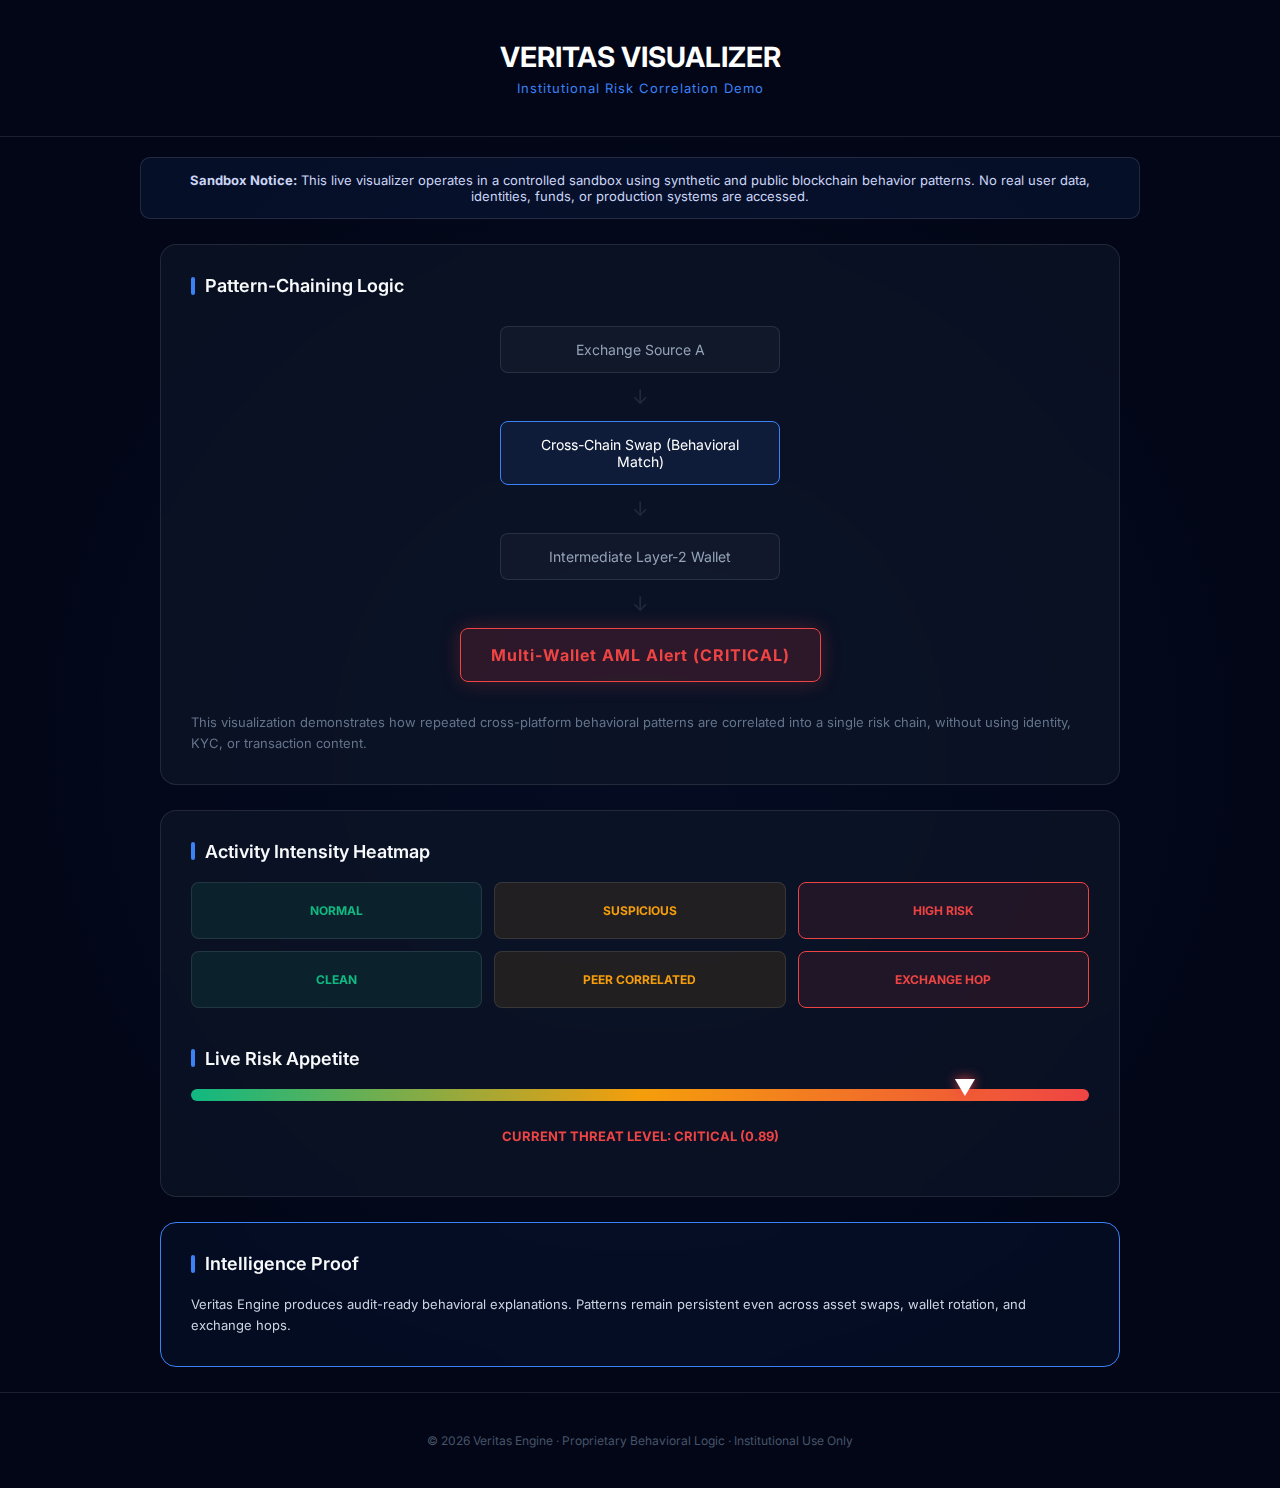
<file: dem/index.html>
<!DOCTYPE html>
<html lang="en">
<head>
<meta charset="UTF-8">
<meta name="viewport" content="width=device-width, initial-scale=1.0">
<title>Veritas Engine | Live Risk Visualizer</title>
<link href="https://fonts.googleapis.com/css2?family=Inter:wght@300;400;600;700&display=swap" rel="stylesheet">

<style>
:root{
  --bg:#020617;
  --card:rgba(15,23,42,.6);
  --accent:#3b82f6;
  --danger:#ef4444;
  --warning:#f59e0b;
  --success:#10b981;
  --border:rgba(255,255,255,.1)
}
*{margin:0;padding:0;box-sizing:border-box;font-family:'Inter',sans-serif}
body{
  background:var(--bg);
  color:#e2e8f0;
  background-image:radial-gradient(circle at center,rgba(59,130,246,.05),transparent 70%);
  min-height:100vh;
}
header{
  padding:40px 20px;
  text-align:center;
  border-bottom:1px solid var(--border);
}
header h1{font-size:28px;font-weight:700;color:#fff}
header p{color:var(--accent);font-size:13px;margin-top:6px;letter-spacing:1px}

.sandbox{
  max-width:1000px;
  margin:20px auto 25px;
  padding:14px 18px;
  border:1px solid rgba(255,255,255,.12);
  background:rgba(59,130,246,.08);
  color:#cbd5f5;
  font-size:13px;
  border-radius:10px;
  text-align:center;
}

.container{max-width:1000px;margin:auto;padding:0 20px}

.card{
  background:var(--card);
  border:1px solid var(--border);
  border-radius:16px;
  padding:30px;
  margin-bottom:25px;
  backdrop-filter:blur(20px)
}
h2{
  font-size:18px;
  margin-bottom:20px;
  color:#f8fafc;
  font-weight:600;
  display:flex;
  align-items:center;
  gap:10px
}
h2::before{
  content:'';
  width:4px;
  height:18px;
  background:var(--accent);
  border-radius:10px
}

/* Pattern Graph */
.graph{display:flex;flex-direction:column;align-items:center;gap:12px;margin:30px 0}
.node{
  background:rgba(255,255,255,.03);
  border:1px solid var(--border);
  color:#94a3b8;
  padding:14px 25px;
  border-radius:8px;
  font-size:14px;
  width:280px;
  text-align:center
}
.node.active{
  border-color:var(--accent);
  color:#fff;
  background:rgba(59,130,246,.1)
}
.arrow{
  font-size:20px;
  color:var(--border);
  animation:flow 1.5s infinite
}
@keyframes flow{
  0%{opacity:.4;transform:translateY(0)}
  50%{opacity:1;transform:translateY(6px)}
  100%{opacity:.4;transform:translateY(0)}
}
.final-signal{
  background:rgba(239,68,68,.15);
  border:1px solid var(--danger);
  color:var(--danger);
  padding:16px 30px;
  border-radius:8px;
  font-weight:700;
  letter-spacing:1px;
  box-shadow:0 0 20px rgba(239,68,68,.25)
}

/* Heatmap */
.heatmap{display:grid;grid-template-columns:repeat(3,1fr);gap:12px}
.cell{
  padding:20px;
  text-align:center;
  font-size:12px;
  font-weight:700;
  border-radius:8px;
  border:1px solid var(--border)
}
.low{background:rgba(16,185,129,.1);color:var(--success)}
.medium{background:rgba(245,158,11,.1);color:var(--warning)}
.high{background:rgba(239,68,68,.1);color:var(--danger);border-color:var(--danger)}

/* Risk Meter */
.meter-container{padding:40px 0 20px}
.meter{
  height:12px;
  background:linear-gradient(to right,var(--success),var(--warning),var(--danger));
  border-radius:20px;
  position:relative
}
.pointer{
  position:absolute;
  top:-15px;
  left:85%;
  font-size:22px;
  color:#fff;
  filter:drop-shadow(0 0 6px var(--danger))
}

.explain{font-size:13px;color:#64748b;line-height:1.6;margin-top:15px}

footer{
  text-align:center;
  font-size:12px;
  color:#475569;
  padding:40px 0;
  border-top:1px solid var(--border)
}
@media(max-width:600px){
  .node{width:100%}
  .heatmap{grid-template-columns:1fr}
}
</style>
</head>

<body>

<header>
  <h1>VERITAS VISUALIZER</h1>
  <p>Institutional Risk Correlation Demo</p>
</header>

<div class="sandbox">
<strong>Sandbox Notice:</strong>
This live visualizer operates in a controlled sandbox using synthetic and public blockchain behavior patterns.
No real user data, identities, funds, or production systems are accessed.
</div>

<div class="container">

<div class="card">
<h2>Pattern-Chaining Logic</h2>
<div class="graph">
  <div class="node">Exchange Source A</div>
  <div class="arrow">↓</div>
  <div class="node active">Cross-Chain Swap (Behavioral Match)</div>
  <div class="arrow">↓</div>
  <div class="node">Intermediate Layer-2 Wallet</div>
  <div class="arrow">↓</div>
  <div class="final-signal">Multi-Wallet AML Alert (CRITICAL)</div>
</div>
<p class="explain">
This visualization demonstrates how repeated cross-platform behavioral patterns are correlated into a single risk chain,
without using identity, KYC, or transaction content.
</p>
</div>

<div class="card">
<h2>Activity Intensity Heatmap</h2>
<div class="heatmap">
  <div class="cell low">NORMAL</div>
  <div class="cell medium">SUSPICIOUS</div>
  <div class="cell high">HIGH RISK</div>
  <div class="cell low">CLEAN</div>
  <div class="cell medium">PEER CORRELATED</div>
  <div class="cell high">EXCHANGE HOP</div>
</div>

<div class="meter-container">
  <h2>Live Risk Appetite</h2>
  <div class="meter">
    <div class="pointer">▼</div>
  </div>
  <p class="explain" style="text-align:center;color:var(--danger);font-weight:bold;margin-top:25px">
    CURRENT THREAT LEVEL: CRITICAL (0.89)
  </p>
</div>
</div>

<div class="card" style="border-color:var(--accent);background:rgba(59,130,246,.05)">
<h2>Intelligence Proof</h2>
<p class="explain" style="color:#cbd5e1">
Veritas Engine produces audit-ready behavioral explanations.
Patterns remain persistent even across asset swaps, wallet rotation, and exchange hops.
</p>
</div>

</div>

<footer>
© 2026 Veritas Engine · Proprietary Behavioral Logic · Institutional Use Only
</footer>

</body>
</html>
</file>
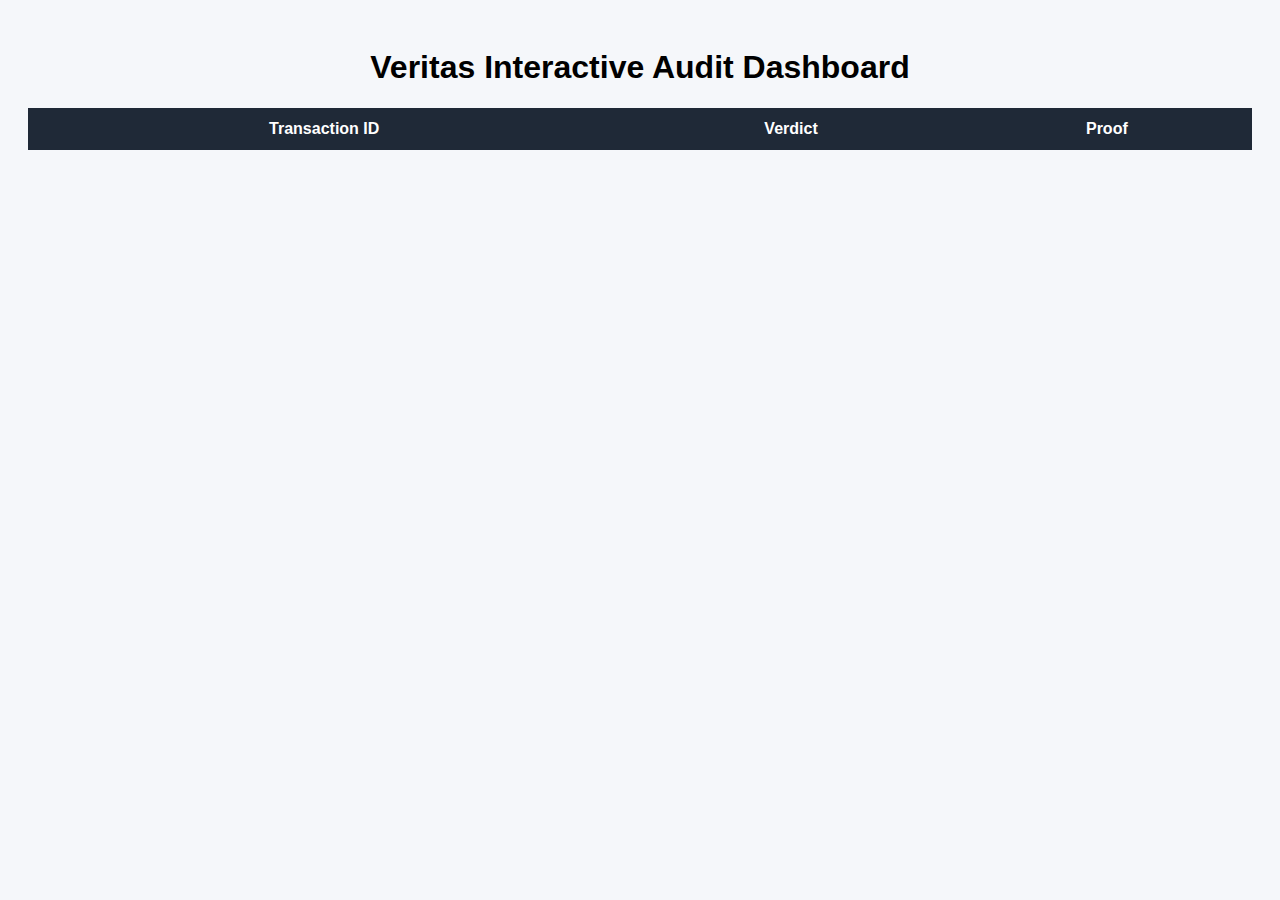
<file: public/index.html>
<!DOCTYPE html>
<html lang="en">
<head>
<meta charset="UTF-8" />
<title>Veritas Interactive Audit Dashboard</title>

<style>
body{font-family:Arial,sans-serif;background:#f5f7fa;padding:20px}
h1{text-align:center}
table{width:100%;border-collapse:collapse;margin-top:20px}
th,td{padding:12px;text-align:center}
th{background:#1f2937;color:#fff}
tr{cursor:pointer}
tr.normal{background:#d1fae5}
tr.risk{background:#fef3c7}
tr.suspect{background:#fde68a}
tr.high{background:#fecaca}
.verified{color:#065f46;font-weight:bold}
#vault{display:none;position:fixed;inset:0;background:rgba(0,0,0,.5)}
#box{background:#fff;width:90%;max-width:520px;margin:10% auto;padding:20px;border-radius:8px}
#close{float:right;cursor:pointer;font-weight:bold}
pre{background:#f3f4f6;padding:10px}
</style>
</head>

<body>
<h1>Veritas Interactive Audit Dashboard</h1>

<table>
<thead>
<tr>
<th>Transaction ID</th>
<th>Verdict</th>
<th>Proof</th>
</tr>
</thead>
<tbody id="rows"></tbody>
</table>

<div id="vault">
  <div id="box">
    <span id="close">✖</span>
    <h3>Audit Vault</h3>
    <b>Raw Input</b>
    <pre id="raw"></pre>
    <b>Verification Hash</b>
    <pre id="hash"></pre>
    <b>Digital Signature</b>
    <pre id="sig"></pre>
    <b>Integrity</b><br/>✔ Verified
  </div>
</div>

<script>
const API = "https://it-purchase-stopping-rocky.trycloudflare.com/api/decide";
const labels=["NORMAL","RISK","SUSPECT","HIGH-RISK"];
const classes=["normal","risk","suspect","high"];
const tbody=document.getElementById("rows");

[101,102,103,104].forEach(loadRow);

function loadRow(id){
 fetch(API+"?id="+id)
 .then(r=>r.json())
 .then(d=>{
   const tr=document.createElement("tr");
   tr.className=classes[d.verdict];
   tr.innerHTML=`
     <td>${d.transaction_id}</td>
     <td>${labels[d.verdict]}</td>
     <td class="verified">✔ Verified</td>`;
   tr.onclick=()=>openVault(d);
   tbody.appendChild(tr);
 });
}

function openVault(d){
 raw.textContent=JSON.stringify(
   {transaction_id:d.transaction_id,verdict:d.verdict},null,2);
 hash.textContent=d.hash;
 sig.textContent=d.signature;
 vault.style.display="block";
}
close.onclick=()=>vault.style.display="none";
</script>
</body>
</html>
</file>
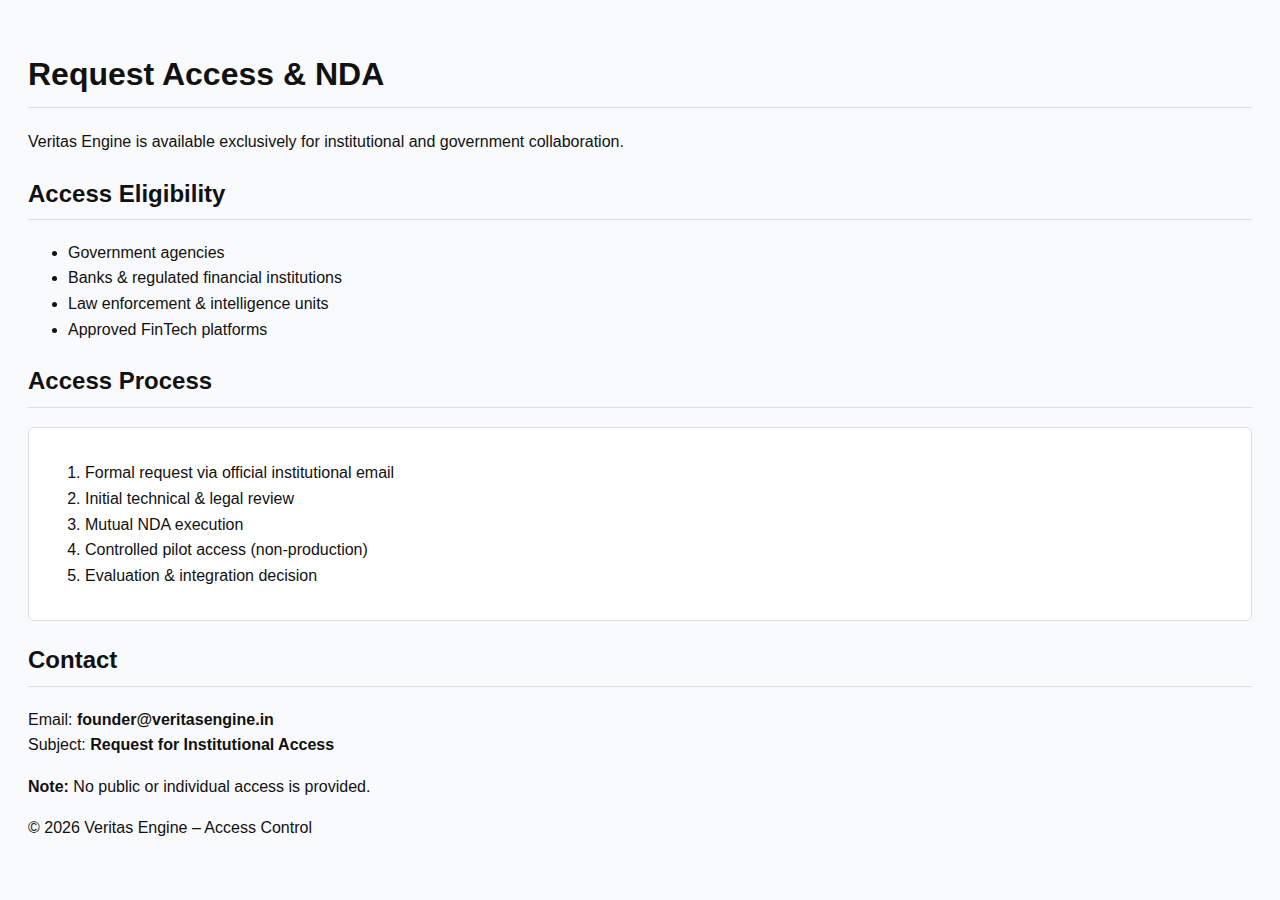
<file: access.html>
<!DOCTYPE html>
<html lang="en">
<head>
<meta charset="UTF-8">
<title>Request Access – Veritas Engine</title>
<meta name="viewport" content="width=device-width, initial-scale=1.0">
<style>
body{font-family:Arial,Helvetica,sans-serif;background:#f9fafb;color:#111;line-height:1.6;padding:20px}
h1,h2{border-bottom:1px solid #ddd;padding-bottom:6px}
.box{background:#fff;border:1px solid #ddd;padding:16px;border-radius:6px}
</style>
</head>
<body>

<h1>Request Access & NDA</h1>
<p>Veritas Engine is available exclusively for institutional and government collaboration.</p>

<h2>Access Eligibility</h2>
<ul>
<li>Government agencies</li>
<li>Banks & regulated financial institutions</li>
<li>Law enforcement & intelligence units</li>
<li>Approved FinTech platforms</li>
</ul>

<h2>Access Process</h2>
<div class="box">
<ol>
<li>Formal request via official institutional email</li>
<li>Initial technical & legal review</li>
<li>Mutual NDA execution</li>
<li>Controlled pilot access (non-production)</li>
<li>Evaluation & integration decision</li>
</ol>
</div>

<h2>Contact</h2>
<p>Email: <b>founder@veritasengine.in</b><br>
Subject: <b>Request for Institutional Access</b></p>

<p><b>Note:</b> No public or individual access is provided.</p>

<footer>
<p>© 2026 Veritas Engine – Access Control</p>
</footer>

</body>
</html>
</file>
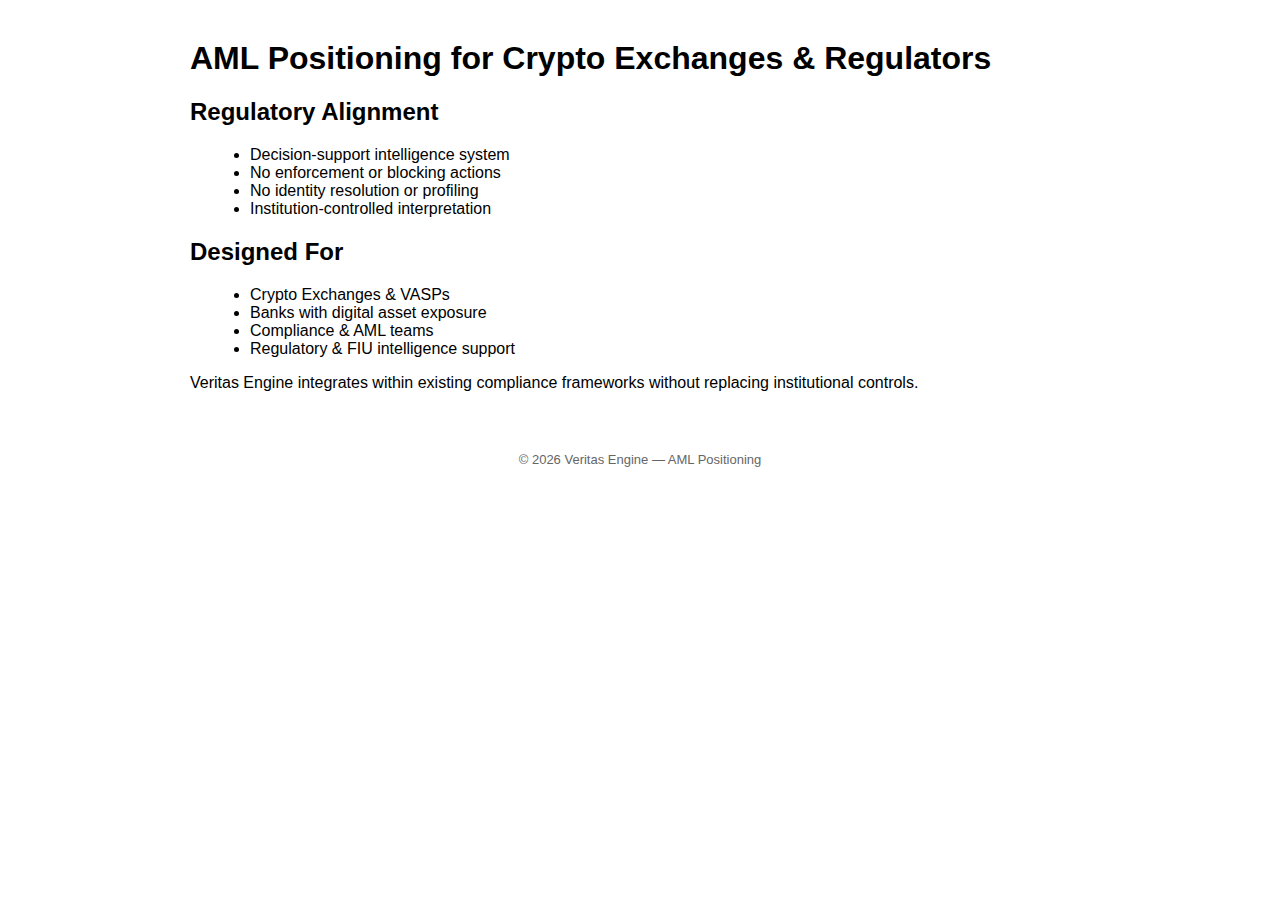
<file: aml-positioning.html>
<!DOCTYPE html>
<html lang="en">
<head>
<meta charset="UTF-8">
<title>AML Positioning | Veritas Engine</title>
<meta name="viewport" content="width=device-width, initial-scale=1">
<style>
body{font-family:Arial;max-width:900px;margin:40px auto;padding:0 16px}
ul{margin-left:20px}
footer{margin-top:60px;font-size:13px;color:#666;text-align:center}
</style>
</head>
<body>

<h1>AML Positioning for Crypto Exchanges & Regulators</h1>

<h2>Regulatory Alignment</h2>
<ul>
<li>Decision-support intelligence system</li>
<li>No enforcement or blocking actions</li>
<li>No identity resolution or profiling</li>
<li>Institution-controlled interpretation</li>
</ul>

<h2>Designed For</h2>
<ul>
<li>Crypto Exchanges & VASPs</li>
<li>Banks with digital asset exposure</li>
<li>Compliance & AML teams</li>
<li>Regulatory & FIU intelligence support</li>
</ul>

<p>
Veritas Engine integrates within existing compliance frameworks
without replacing institutional controls.
</p>

<footer>© 2026 Veritas Engine — AML Positioning</footer>
</body>
</html>
</file>
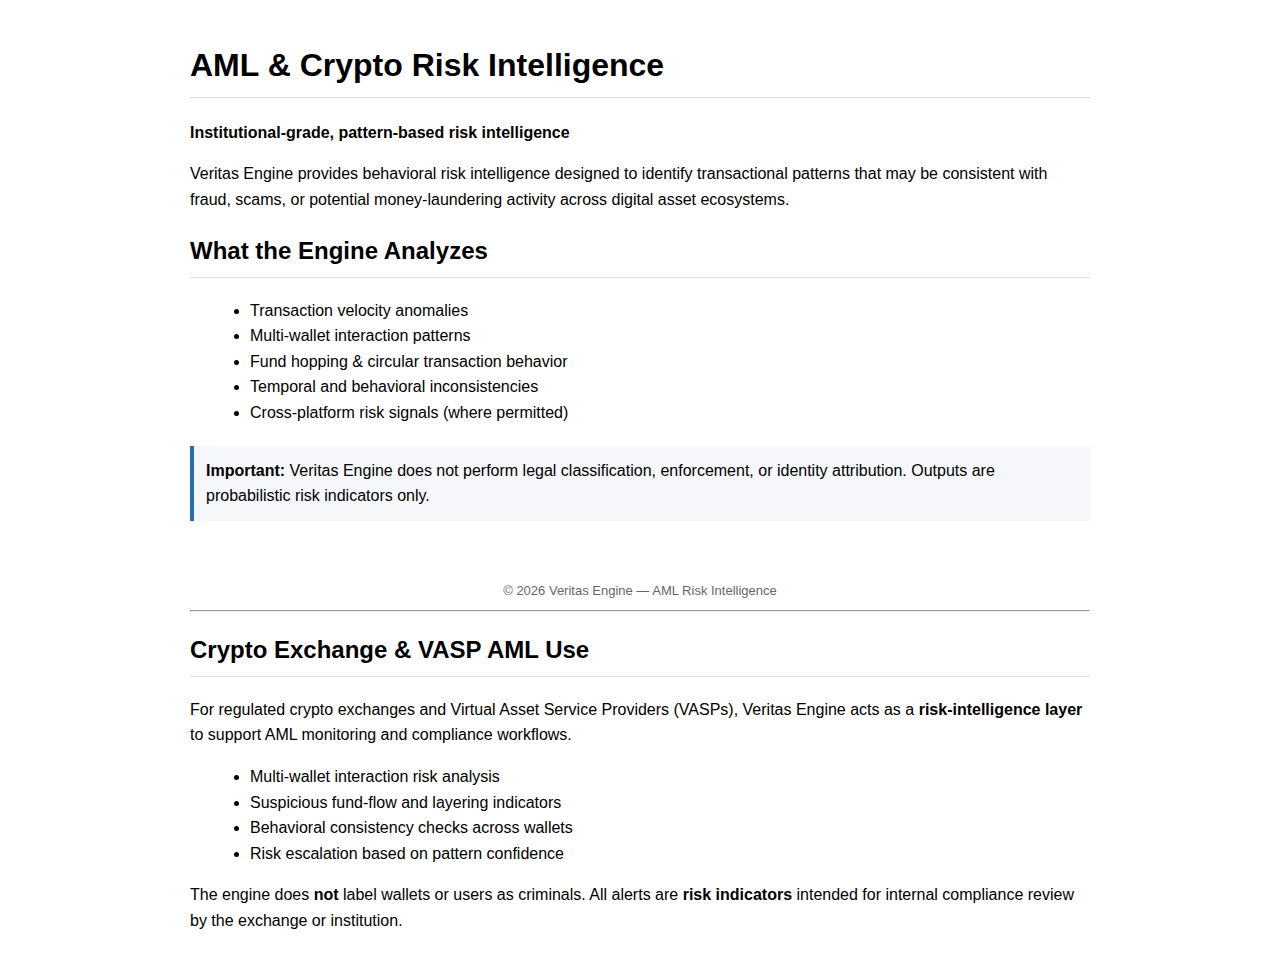
<file: aml.html>
<!DOCTYPE html>
<html lang="en">
<head>
<meta charset="UTF-8">
<title>AML & Crypto Risk Intelligence | Veritas Engine</title>
<meta name="viewport" content="width=device-width, initial-scale=1">
<style>
body{font-family:Arial,Helvetica,sans-serif;max-width:900px;margin:40px auto;padding:0 16px;line-height:1.6}
h1,h2{border-bottom:1px solid #ddd;padding-bottom:6px}
ul{margin-left:20px}
.notice{background:#f5f7fa;border-left:4px solid #2b6cb0;padding:12px;margin-top:20px}
footer{margin-top:60px;font-size:13px;color:#666;text-align:center}
</style>
</head>
<body>

<h1>AML & Crypto Risk Intelligence</h1>
<p><b>Institutional-grade, pattern-based risk intelligence</b></p>

<p>
Veritas Engine provides behavioral risk intelligence designed to identify
transactional patterns that may be consistent with fraud, scams, or potential
money-laundering activity across digital asset ecosystems.
</p>

<h2>What the Engine Analyzes</h2>
<ul>
<li>Transaction velocity anomalies</li>
<li>Multi-wallet interaction patterns</li>
<li>Fund hopping & circular transaction behavior</li>
<li>Temporal and behavioral inconsistencies</li>
<li>Cross-platform risk signals (where permitted)</li>
</ul>

<div class="notice">
<b>Important:</b> Veritas Engine does not perform legal classification, enforcement,
or identity attribution. Outputs are probabilistic risk indicators only.
</div>

<footer>© 2026 Veritas Engine — AML Risk Intelligence</footer>
</body>
</html>

<hr>

<h2>Crypto Exchange & VASP AML Use</h2>
<p>
For regulated crypto exchanges and Virtual Asset Service Providers (VASPs),
Veritas Engine acts as a <b>risk-intelligence layer</b> to support AML
monitoring and compliance workflows.
</p>

<ul>
  <li>Multi-wallet interaction risk analysis</li>
  <li>Suspicious fund-flow and layering indicators</li>
  <li>Behavioral consistency checks across wallets</li>
  <li>Risk escalation based on pattern confidence</li>
</ul>

<p>
The engine does <b>not</b> label wallets or users as criminals.
All alerts are <b>risk indicators</b> intended for internal compliance review
by the exchange or institution.
</p>
</file>
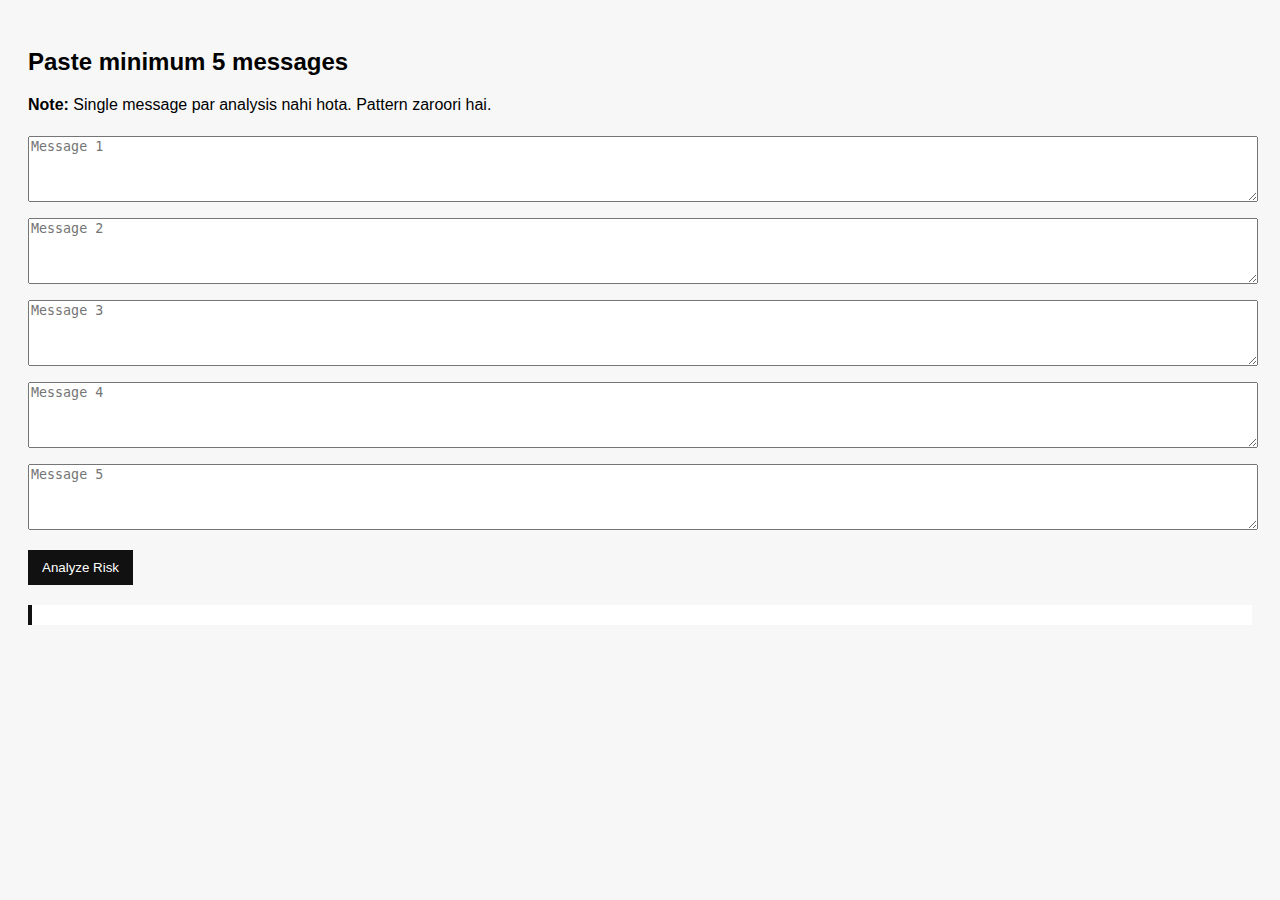
<file: analyze.html>
<!doctype html>
<html>
<head>
  <meta charset="utf-8">
  <title>Analyze Messages</title>
  <link rel="stylesheet" href="assets/style.css">
</head>
<body>
  <h2>Paste minimum 5 messages</h2>
  <p><b>Note:</b> Single message par analysis nahi hota. Pattern zaroori hai.</p>

  <textarea placeholder="Message 1"></textarea>
  <textarea placeholder="Message 2"></textarea>
  <textarea placeholder="Message 3"></textarea>
  <textarea placeholder="Message 4"></textarea>
  <textarea placeholder="Message 5"></textarea>

  <button onclick="analyze()">Analyze Risk</button>

  <div id="result"></div>

  <script src="assets/app.js"></script>
</body>
</html>
</file>
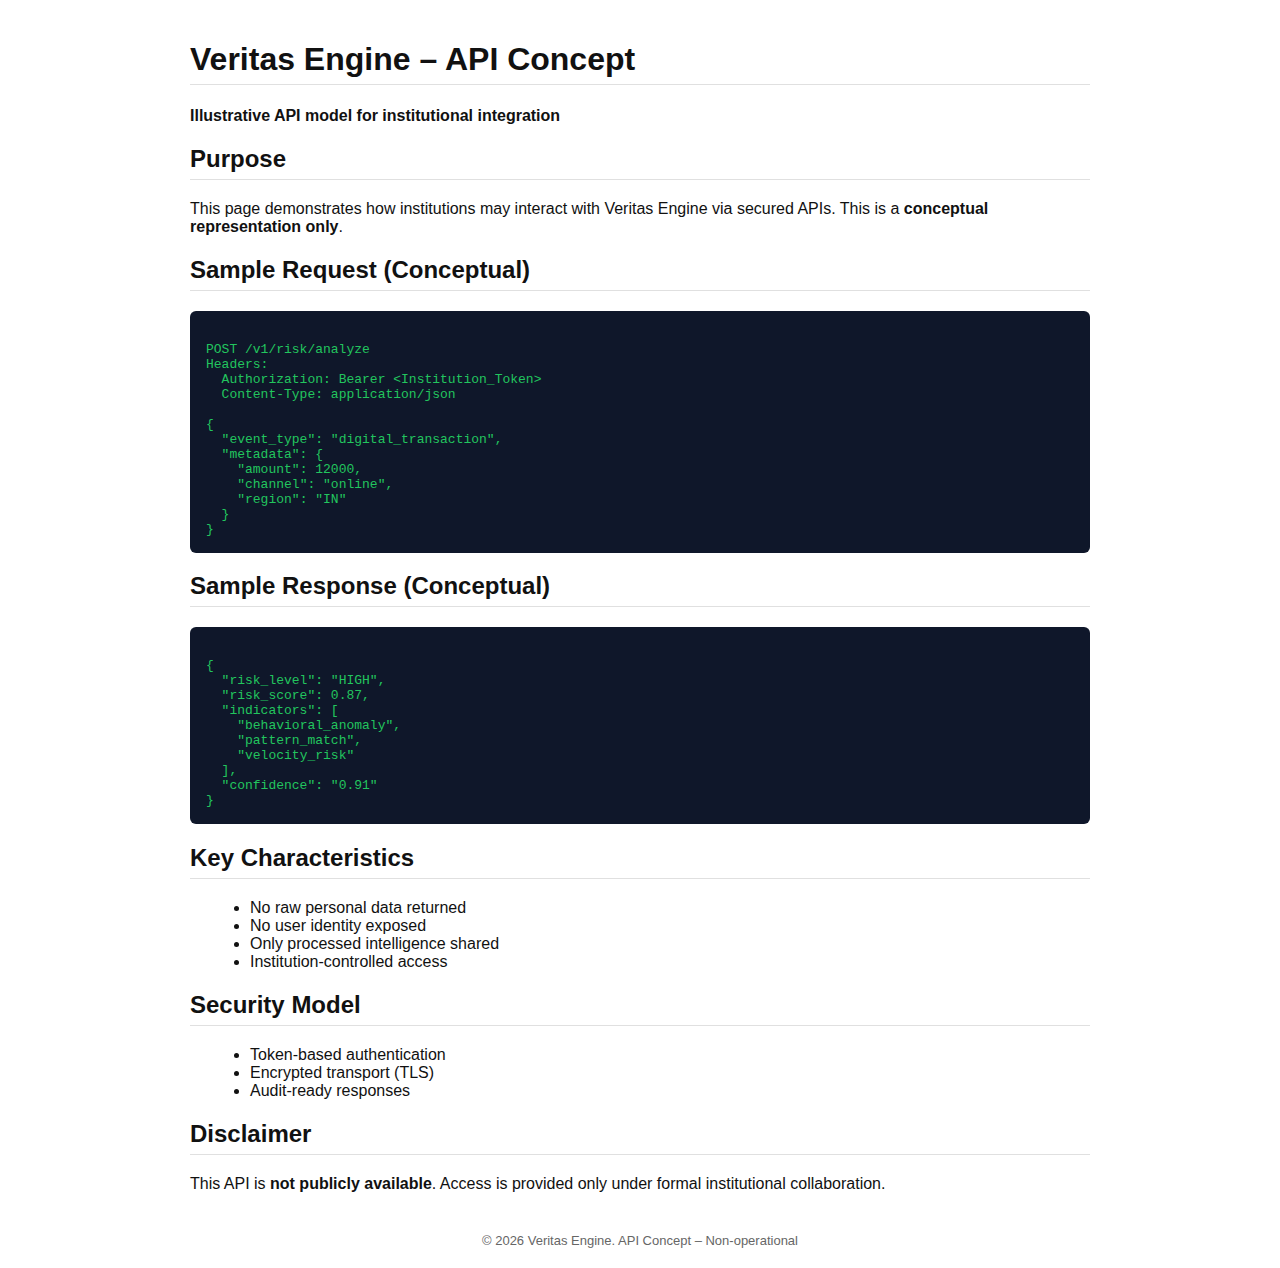
<file: api.html>
<!DOCTYPE html>
<html lang="en">
<head>
  <meta charset="UTF-8">
  <title>Veritas Engine – API Concept</title>
  <meta name="viewport" content="width=device-width, initial-scale=1.0">
  <style>
    body { font-family: Arial, sans-serif; background:#fff; color:#111; margin:0; padding:20px; }
    h1,h2 { border-bottom:1px solid #e0e0e0; padding-bottom:6px; }
    .container { max-width:900px; margin:auto; }
    .box {
      background:#0f172a;
      color:#22c55e;
      padding:16px;
      font-family: monospace;
      border-radius:6px;
      margin:16px 0;
      white-space: pre-wrap;
    }
    ul { margin-left:20px; }
    footer { text-align:center; font-size:13px; color:#666; margin-top:40px; }
  </style>
</head>
<body>
<div class="container">

<h1>Veritas Engine – API Concept</h1>
<p><b>Illustrative API model for institutional integration</b></p>

<h2>Purpose</h2>
<p>
This page demonstrates how institutions may interact with Veritas Engine
via secured APIs. This is a <b>conceptual representation only</b>.
</p>

<h2>Sample Request (Conceptual)</h2>
<div class="box">
POST /v1/risk/analyze
Headers:
  Authorization: Bearer &lt;Institution_Token&gt;
  Content-Type: application/json

{
  "event_type": "digital_transaction",
  "metadata": {
    "amount": 12000,
    "channel": "online",
    "region": "IN"
  }
}
</div>

<h2>Sample Response (Conceptual)</h2>
<div class="box">
{
  "risk_level": "HIGH",
  "risk_score": 0.87,
  "indicators": [
    "behavioral_anomaly",
    "pattern_match",
    "velocity_risk"
  ],
  "confidence": "0.91"
}
</div>

<h2>Key Characteristics</h2>
<ul>
  <li>No raw personal data returned</li>
  <li>No user identity exposed</li>
  <li>Only processed intelligence shared</li>
  <li>Institution-controlled access</li>
</ul>

<h2>Security Model</h2>
<ul>
  <li>Token-based authentication</li>
  <li>Encrypted transport (TLS)</li>
  <li>Audit-ready responses</li>
</ul>

<h2>Disclaimer</h2>
<p>
This API is <b>not publicly available</b>. Access is provided only under
formal institutional collaboration.
</p>

<footer>
© 2026 Veritas Engine. API Concept – Non-operational
</footer>

</div>
</body>
</html>
</file>
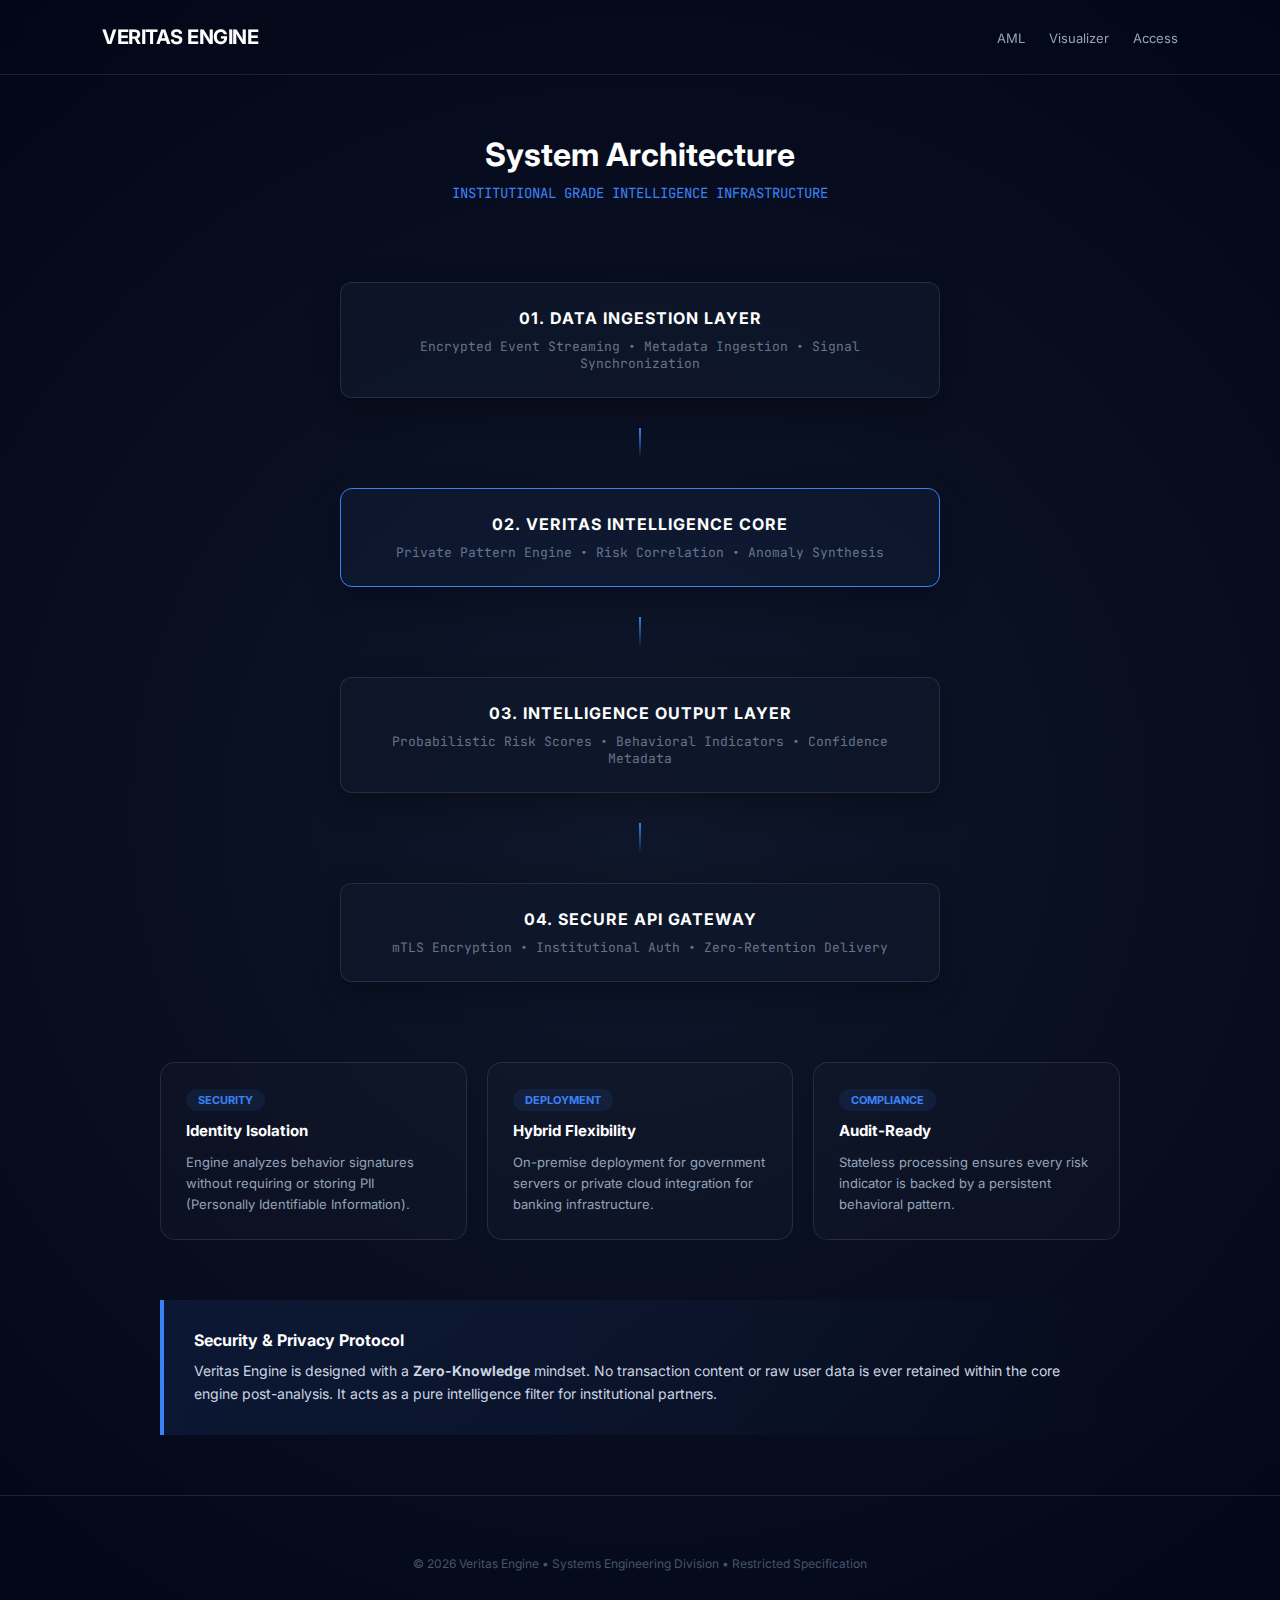
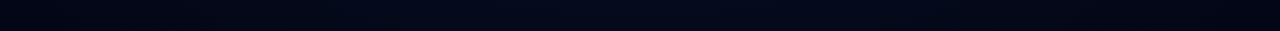
<file: architecture.html>
<!DOCTYPE html>
<html lang="en">
<head>
    <meta charset="UTF-8">
    <meta name="viewport" content="width=device-width, initial-scale=1.0">
    <title>System Architecture | Veritas Engine</title>
    <link href="https://fonts.googleapis.com/css2?family=Inter:wght@300;400;600;700&family=JetBrains+Mono&display=swap" rel="stylesheet">
    <style>
        :root {
            --bg: #020617;
            --accent: #3b82f6;
            --border: rgba(255, 255, 255, 0.1);
            --glass: rgba(15, 23, 42, 0.8);
            --glow: rgba(59, 130, 246, 0.3);
        }

        * { margin: 0; padding: 0; box-sizing: border-box; font-family: 'Inter', sans-serif; }

        body {
            background-color: var(--bg);
            color: #cbd5e1;
            background-image: radial-gradient(circle at 50% 50%, rgba(15, 23, 42, 1) 0%, rgba(2, 6, 23, 1) 100%);
            min-height: 100vh;
        }

        nav {
            padding: 25px 8%;
            border-bottom: 1px solid var(--border);
            display: flex;
            justify-content: space-between;
            align-items: center;
            backdrop-filter: blur(10px);
        }

        .logo { font-size: 20px; font-weight: 700; color: white; text-decoration: none; letter-spacing: -0.5px; }
        .nav-links a { color: #94a3b8; text-decoration: none; font-size: 13px; margin-left: 20px; }

        .container { max-width: 1000px; margin: 60px auto; padding: 0 20px; }

        header { text-align: center; margin-bottom: 80px; }
        header h1 { font-size: 32px; color: white; margin-bottom: 10px; }
        header p { color: var(--accent); font-family: 'JetBrains Mono'; font-size: 14px; text-transform: uppercase; }

        /* Architecture Visualizer */
        .arch-flow { display: flex; flex-direction: column; align-items: center; gap: 30px; position: relative; margin-bottom: 80px; }
        
        .arch-layer {
            background: var(--glass);
            border: 1px solid var(--border);
            padding: 25px;
            border-radius: 12px;
            width: 100%;
            max-width: 600px;
            text-align: center;
            position: relative;
            transition: 0.3s;
            box-shadow: 0 10px 30px rgba(0,0,0,0.3);
        }

        .arch-layer:hover { border-color: var(--accent); box-shadow: 0 0 20px var(--glow); }
        .arch-layer h3 { color: white; margin-bottom: 10px; font-size: 16px; letter-spacing: 1px; text-transform: uppercase; }
        .arch-layer p { font-size: 13px; color: #64748b; font-family: 'JetBrains Mono'; }

        .connector { width: 2px; height: 30px; background: linear-gradient(to bottom, var(--accent), transparent); }

        /* Principles Grid */
        .grid { display: grid; grid-template-columns: repeat(3, 1fr); gap: 20px; margin-bottom: 60px; }
        
        .feature-card {
            background: rgba(255,255,255,0.02);
            border: 1px solid var(--border);
            padding: 25px;
            border-radius: 15px;
        }
        .feature-card h4 { color: white; margin-bottom: 12px; font-size: 15px; display: flex; align-items: center; gap: 8px; }
        .feature-card p { font-size: 13px; line-height: 1.6; color: #94a3b8; }

        .deployment-badge {
            background: rgba(59, 130, 246, 0.1);
            color: var(--accent);
            padding: 4px 12px;
            border-radius: 20px;
            font-size: 11px;
            font-weight: 700;
            display: inline-block;
            margin-bottom: 10px;
        }

        .security-banner {
            background: linear-gradient(90deg, rgba(59, 130, 246, 0.1), transparent);
            border-left: 4px solid var(--accent);
            padding: 30px;
            border-radius: 0 15px 15px 0;
            margin-top: 50px;
        }

        footer { text-align: center; padding: 60px 0; font-size: 12px; color: #475569; border-top: 1px solid var(--border); }

        @media (max-width: 768px) { .grid { grid-template-columns: 1fr; } }
    </style>
</head>
<body>

    <nav>
        <a href="index.html" class="logo">VERITAS ENGINE</a>
        <div class="nav-links">
            <a href="aml.html">AML</a>
            <a href="demo.html">Visualizer</a>
            <a href="access.html">Access</a>
        </div>
    </nav>

    <div class="container">
        <header>
            <h1>System Architecture</h1>
            <p>Institutional Grade Intelligence Infrastructure</p>
        </header>

        <div class="arch-flow">
            <div class="arch-layer">
                <h3>01. Data Ingestion Layer</h3>
                <p>Encrypted Event Streaming • Metadata Ingestion • Signal Synchronization</p>
            </div>
            <div class="connector"></div>
            <div class="arch-layer" style="border-color: var(--accent); background: rgba(59, 130, 246, 0.05);">
                <h3>02. Veritas Intelligence Core</h3>
                <p>Private Pattern Engine • Risk Correlation • Anomaly Synthesis</p>
            </div>
            <div class="connector"></div>
            <div class="arch-layer">
                <h3>03. Intelligence Output Layer</h3>
                <p>Probabilistic Risk Scores • Behavioral Indicators • Confidence Metadata</p>
            </div>
            <div class="connector"></div>
            <div class="arch-layer">
                <h3>04. Secure API Gateway</h3>
                <p>mTLS Encryption • Institutional Auth • Zero-Retention Delivery</p>
            </div>
        </div>

        <div class="grid">
            <div class="feature-card">
                <span class="deployment-badge">SECURITY</span>
                <h4>Identity Isolation</h4>
                <p>Engine analyzes behavior signatures without requiring or storing PII (Personally Identifiable Information).</p>
            </div>
            <div class="feature-card">
                <span class="deployment-badge">DEPLOYMENT</span>
                <h4>Hybrid Flexibility</h4>
                <p>On-premise deployment for government servers or private cloud integration for banking infrastructure.</p>
            </div>
            <div class="feature-card">
                <span class="deployment-badge">COMPLIANCE</span>
                <h4>Audit-Ready</h4>
                <p>Stateless processing ensures every risk indicator is backed by a persistent behavioral pattern.</p>
            </div>
        </div>

        <div class="security-banner">
            <h4 style="color: white; margin-bottom: 10px;">Security & Privacy Protocol</h4>
            <p style="font-size: 14px; line-height: 1.6;">Veritas Engine is designed with a <b>Zero-Knowledge</b> mindset. No transaction content or raw user data is ever retained within the core engine post-analysis. It acts as a pure intelligence filter for institutional partners.</p>
        </div>

    </div>

    <footer>
        © 2026 Veritas Engine • Systems Engineering Division • Restricted Specification
    </footer>

</body>
</html>
</file>
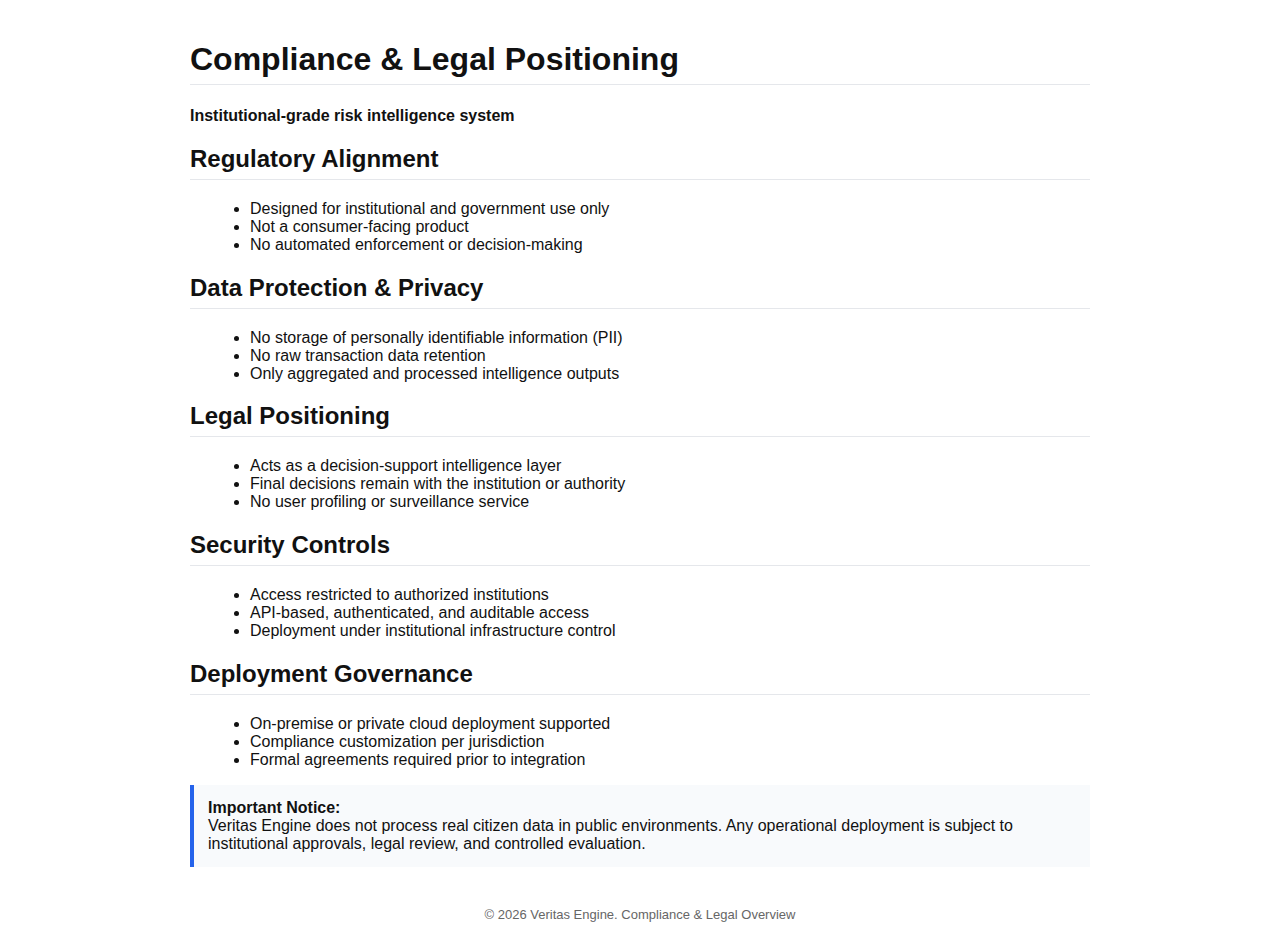
<file: compliance.html>
<!DOCTYPE html>
<html lang="en">
<head>
  <meta charset="UTF-8">
  <title>Veritas Engine – Compliance & Legal Positioning</title>
  <meta name="viewport" content="width=device-width, initial-scale=1.0">
  <style>
    body { font-family: Arial, sans-serif; background:#fff; color:#111; margin:0; padding:20px; }
    h1,h2 { border-bottom:1px solid #e5e7eb; padding-bottom:6px; }
    .container { max-width:900px; margin:auto; }
    ul { margin-left:20px; }
    .note {
      background:#f8fafc;
      border-left:4px solid #2563eb;
      padding:14px;
      margin:16px 0;
    }
    footer { text-align:center; font-size:13px; color:#666; margin-top:40px; }
  </style>
</head>
<body>
<div class="container">

<h1>Compliance & Legal Positioning</h1>
<p><b>Institutional-grade risk intelligence system</b></p>

<h2>Regulatory Alignment</h2>
<ul>
  <li>Designed for institutional and government use only</li>
  <li>Not a consumer-facing product</li>
  <li>No automated enforcement or decision-making</li>
</ul>

<h2>Data Protection & Privacy</h2>
<ul>
  <li>No storage of personally identifiable information (PII)</li>
  <li>No raw transaction data retention</li>
  <li>Only aggregated and processed intelligence outputs</li>
</ul>

<h2>Legal Positioning</h2>
<ul>
  <li>Acts as a decision-support intelligence layer</li>
  <li>Final decisions remain with the institution or authority</li>
  <li>No user profiling or surveillance service</li>
</ul>

<h2>Security Controls</h2>
<ul>
  <li>Access restricted to authorized institutions</li>
  <li>API-based, authenticated, and auditable access</li>
  <li>Deployment under institutional infrastructure control</li>
</ul>

<h2>Deployment Governance</h2>
<ul>
  <li>On-premise or private cloud deployment supported</li>
  <li>Compliance customization per jurisdiction</li>
  <li>Formal agreements required prior to integration</li>
</ul>

<div class="note">
<b>Important Notice:</b><br>
Veritas Engine does not process real citizen data in public environments.
Any operational deployment is subject to institutional approvals,
legal review, and controlled evaluation.
</div>

<footer>
© 2026 Veritas Engine. Compliance & Legal Overview
</footer>

</div>
</body>
</html>
</file>
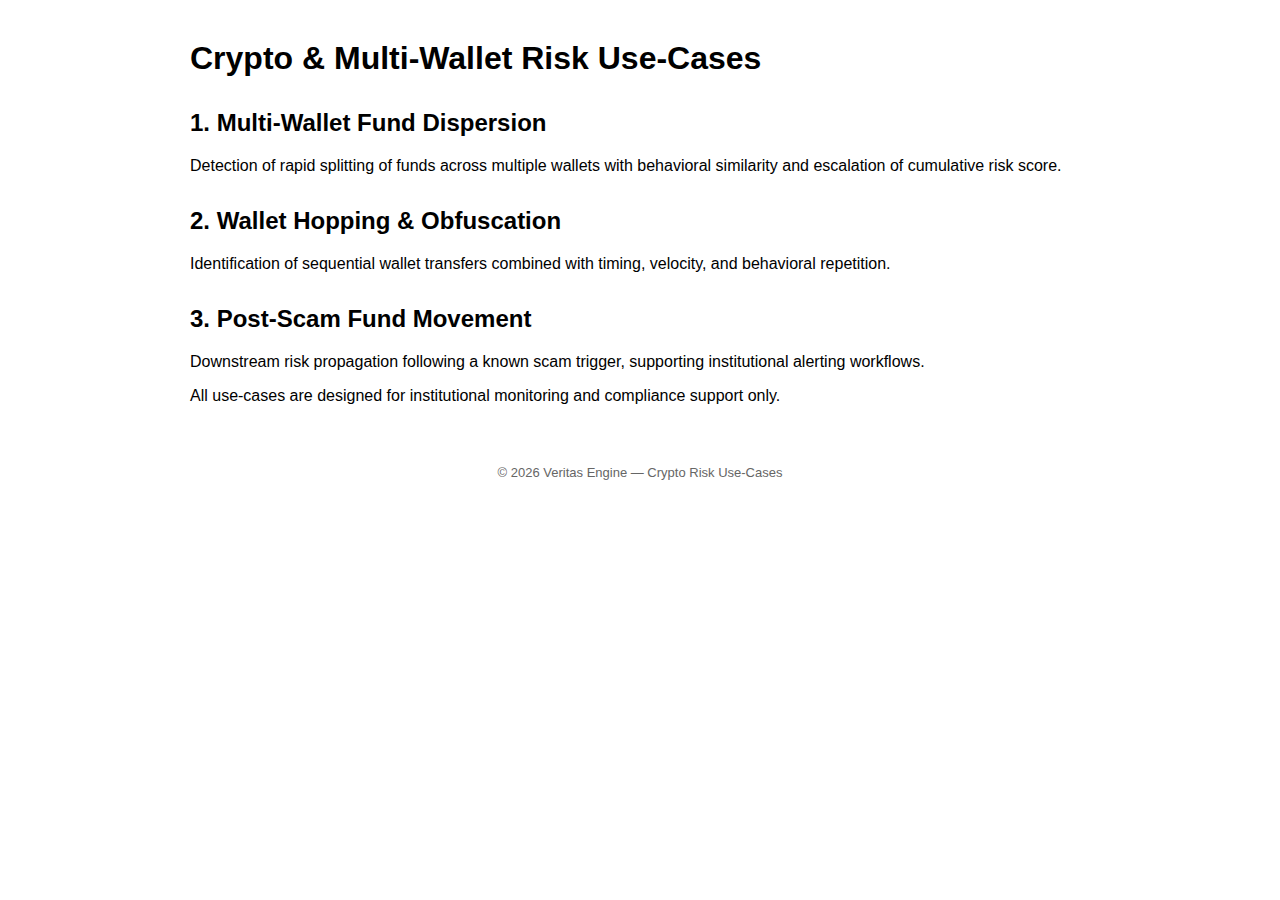
<file: crypto-usecases.html>
<!DOCTYPE html>
<html lang="en">
<head>
<meta charset="UTF-8">
<title>Crypto Use-Cases | Veritas Engine</title>
<meta name="viewport" content="width=device-width, initial-scale=1">
<style>
body{font-family:Arial;max-width:900px;margin:40px auto;padding:0 16px}
h2{margin-top:32px}
footer{margin-top:60px;font-size:13px;color:#666;text-align:center}
</style>
</head>
<body>

<h1>Crypto & Multi-Wallet Risk Use-Cases</h1>

<h2>1. Multi-Wallet Fund Dispersion</h2>
<p>
Detection of rapid splitting of funds across multiple wallets with
behavioral similarity and escalation of cumulative risk score.
</p>

<h2>2. Wallet Hopping & Obfuscation</h2>
<p>
Identification of sequential wallet transfers combined with timing,
velocity, and behavioral repetition.
</p>

<h2>3. Post-Scam Fund Movement</h2>
<p>
Downstream risk propagation following a known scam trigger,
supporting institutional alerting workflows.
</p>

<p>
All use-cases are designed for institutional monitoring and compliance
support only.
</p>

<footer>© 2026 Veritas Engine — Crypto Risk Use-Cases</footer>
</body>
</html>
</file>
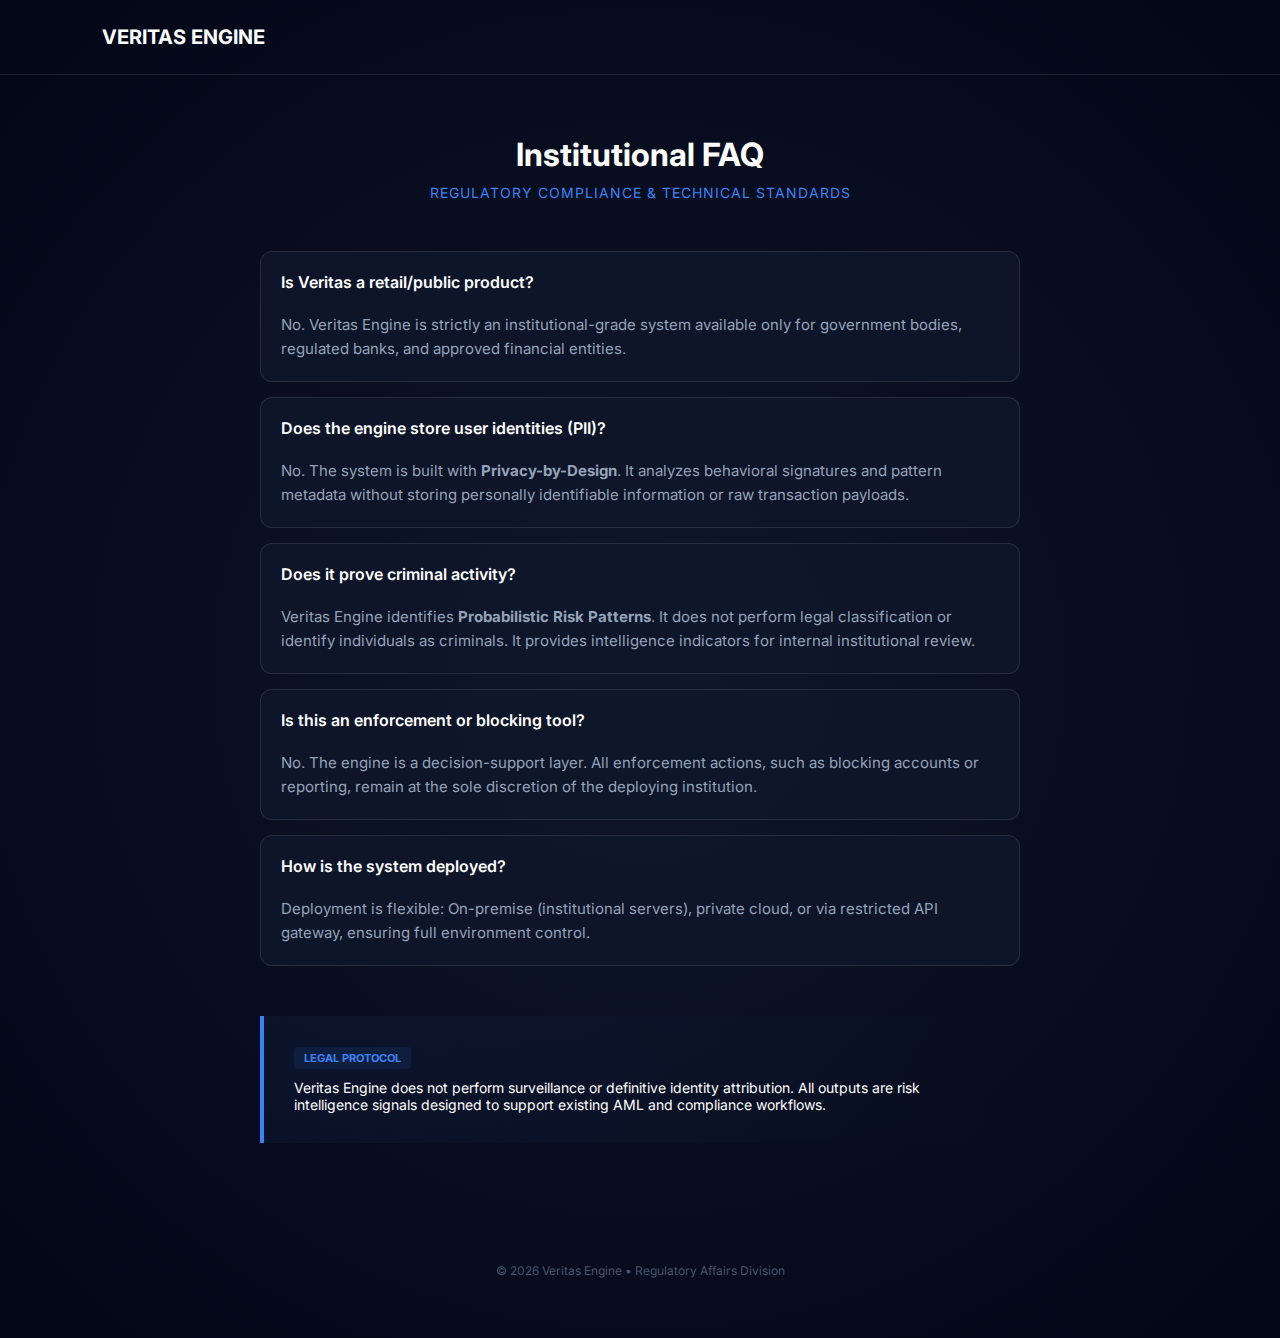
<file: faq.html>
<!DOCTYPE html>
<html lang="en">
<head>
    <meta charset="UTF-8">
    <meta name="viewport" content="width=device-width, initial-scale=1.0">
    <title>Institutional FAQ | Veritas Engine</title>
    <link href="https://fonts.googleapis.com/css2?family=Inter:wght@300;400;600;700&display=swap" rel="stylesheet">
    <style>
        :root {
            --bg: #020617;
            --accent: #3b82f6;
            --border: rgba(255, 255, 255, 0.1);
            --glass: rgba(15, 23, 42, 0.8);
        }

        * { margin: 0; padding: 0; box-sizing: border-box; font-family: 'Inter', sans-serif; }

        body {
            background-color: var(--bg);
            color: #94a3b8;
            background-image: radial-gradient(circle at center, rgba(15, 23, 42, 1) 0%, rgba(2, 6, 23, 1) 100%);
            min-height: 100vh;
        }

        nav { padding: 25px 8%; border-bottom: 1px solid var(--border); display: flex; justify-content: space-between; align-items: center; }
        .logo { font-size: 20px; font-weight: 700; color: white; text-decoration: none; }

        .container { max-width: 800px; margin: 60px auto; padding: 0 20px; }

        header { text-align: center; margin-bottom: 50px; }
        header h1 { color: white; font-size: 32px; margin-bottom: 10px; }
        header p { color: var(--accent); font-size: 14px; text-transform: uppercase; letter-spacing: 1px; }

        .faq-item {
            background: var(--glass);
            border: 1px solid var(--border);
            border-radius: 12px;
            margin-bottom: 15px;
            overflow: hidden;
            transition: 0.3s;
        }
        
        .faq-question {
            padding: 20px;
            color: white;
            font-weight: 600;
            cursor: pointer;
            display: flex;
            justify-content: space-between;
            align-items: center;
        }

        .faq-answer {
            padding: 0 20px 20px;
            font-size: 15px;
            line-height: 1.6;
            color: #94a3b8;
            border-top: 1px solid transparent;
        }

        .faq-item:hover { border-color: var(--accent); }
        
        .badge {
            display: inline-block;
            padding: 4px 10px;
            background: rgba(59, 130, 246, 0.1);
            color: var(--accent);
            border-radius: 4px;
            font-size: 11px;
            font-weight: 700;
            margin-bottom: 10px;
        }

        .disclaimer-card {
            margin-top: 50px;
            padding: 30px;
            background: linear-gradient(to right, rgba(59, 130, 246, 0.05), transparent);
            border-left: 4px solid var(--accent);
            border-radius: 0 12px 12px 0;
        }

        footer { text-align: center; padding: 60px 0; font-size: 12px; color: #475569; }
    </style>
</head>
<body>

    <nav>
        <a href="index.html" class="logo">VERITAS ENGINE</a>
    </nav>

    <div class="container">
        <header>
            <h1>Institutional FAQ</h1>
            <p>Regulatory Compliance & Technical Standards</p>
        </header>

        <div class="faq-item">
            <div class="faq-question">Is Veritas a retail/public product?</div>
            <div class="faq-answer">No. Veritas Engine is strictly an institutional-grade system available only for government bodies, regulated banks, and approved financial entities.</div>
        </div>

        <div class="faq-item">
            <div class="faq-question">Does the engine store user identities (PII)?</div>
            <div class="faq-answer">No. The system is built with <b>Privacy-by-Design</b>. It analyzes behavioral signatures and pattern metadata without storing personally identifiable information or raw transaction payloads.</div>
        </div>

        <div class="faq-item">
            <div class="faq-question">Does it prove criminal activity?</div>
            <div class="faq-answer">Veritas Engine identifies <b>Probabilistic Risk Patterns</b>. It does not perform legal classification or identify individuals as criminals. It provides intelligence indicators for internal institutional review.</div>
        </div>

        <div class="faq-item">
            <div class="faq-question">Is this an enforcement or blocking tool?</div>
            <div class="faq-answer">No. The engine is a decision-support layer. All enforcement actions, such as blocking accounts or reporting, remain at the sole discretion of the deploying institution.</div>
        </div>

        <div class="faq-item">
            <div class="faq-question">How is the system deployed?</div>
            <div class="faq-answer">Deployment is flexible: On-premise (institutional servers), private cloud, or via restricted API gateway, ensuring full environment control.</div>
        </div>

        <div class="disclaimer-card">
            <div class="badge">LEGAL PROTOCOL</div>
            <p style="color: white; font-size: 14px;">Veritas Engine does not perform surveillance or definitive identity attribution. All outputs are risk intelligence signals designed to support existing AML and compliance workflows.</p>
        </div>

    </div>

    <footer>
        © 2026 Veritas Engine • Regulatory Affairs Division
    </footer>

</body>
</html>
</file>
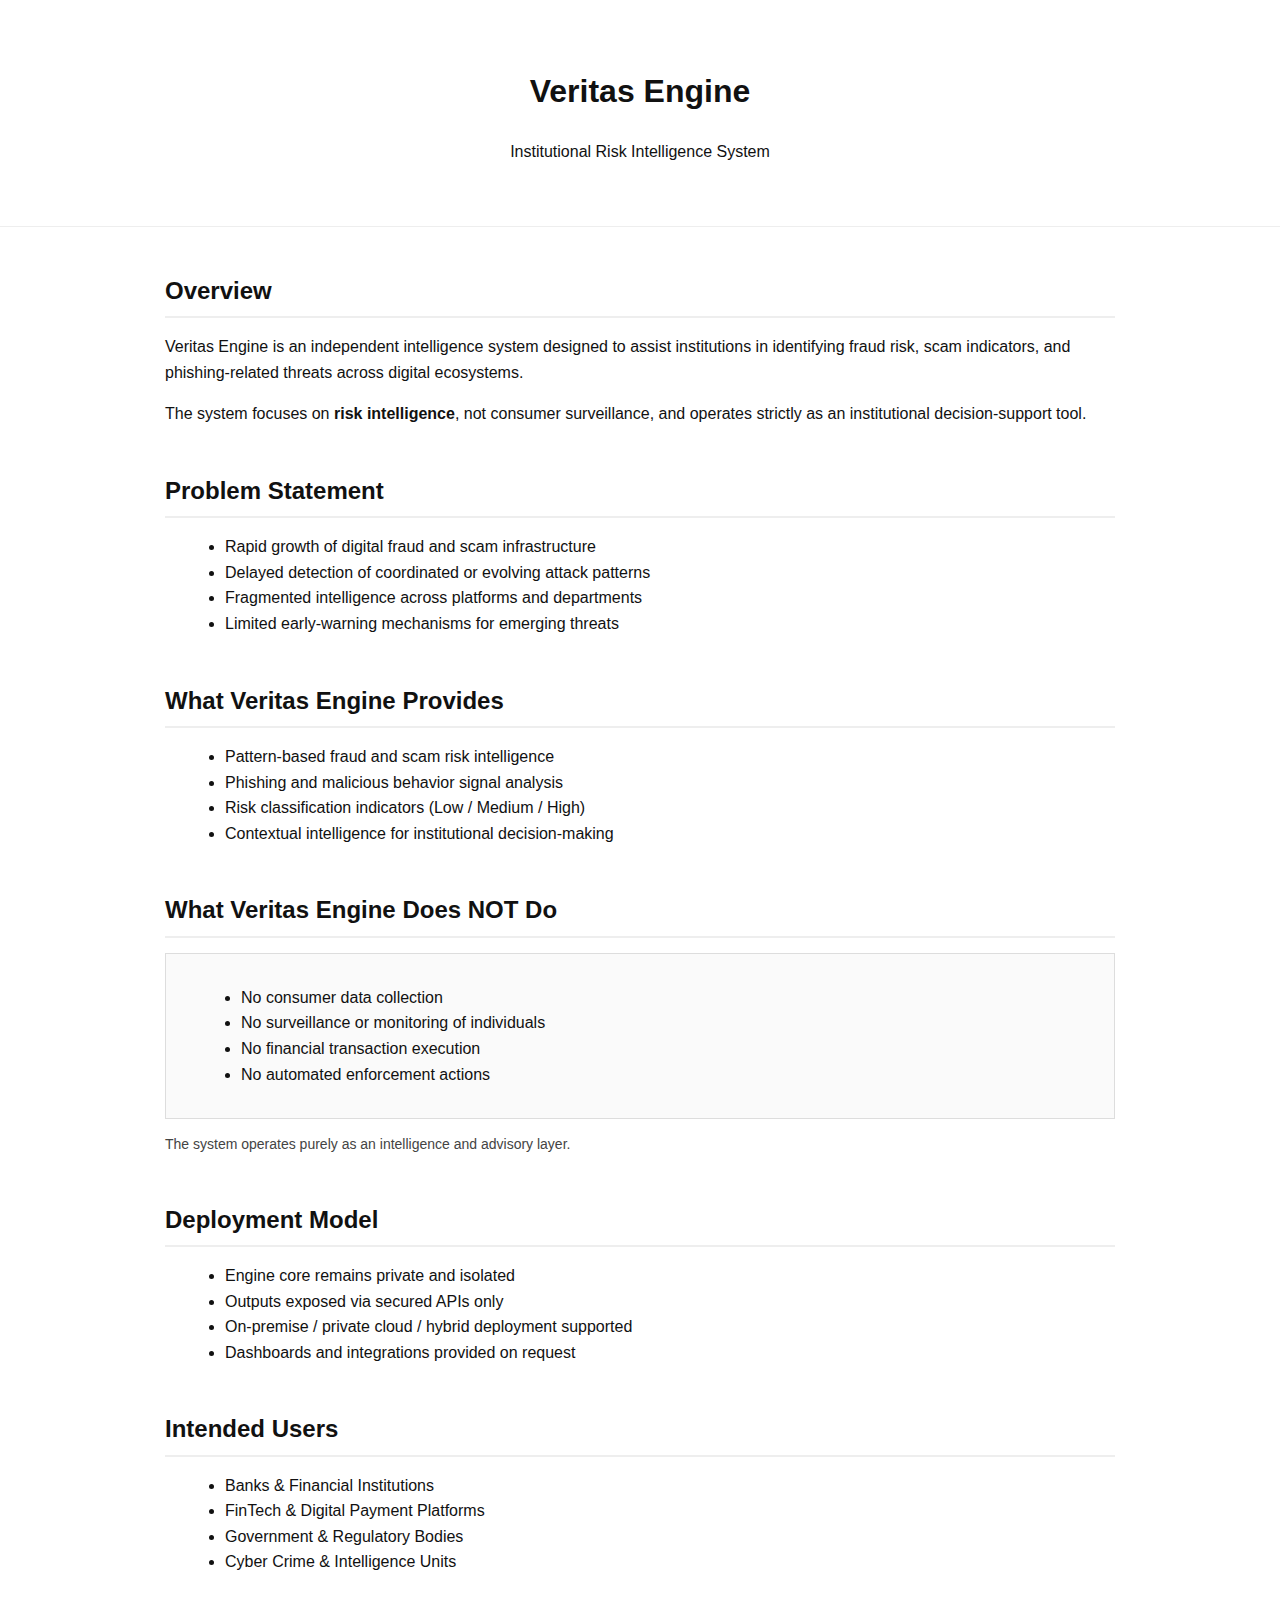
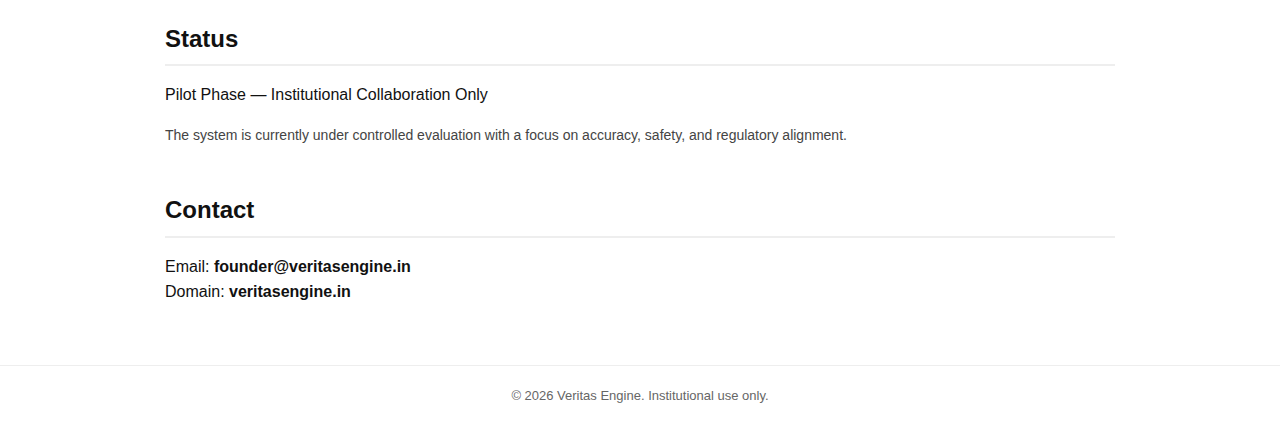
<file: institutional.html>
<!DOCTYPE html>
<html lang="en">
<head>
  <meta charset="UTF-8">
  <title>Veritas Engine – Institutional Overview</title>
  <meta name="viewport" content="width=device-width, initial-scale=1.0">
  <style>
    body {
      font-family: Arial, Helvetica, sans-serif;
      background: #ffffff;
      color: #111;
      margin: 0;
      padding: 0;
      line-height: 1.6;
    }
    header {
      padding: 45px 20px;
      text-align: center;
      border-bottom: 1px solid #eee;
    }
    section {
      max-width: 950px;
      margin: 45px auto;
      padding: 0 20px;
    }
    h2 {
      border-bottom: 2px solid #eee;
      padding-bottom: 6px;
      margin-bottom: 15px;
    }
    ul {
      margin-left: 20px;
    }
    .box {
      background: #fafafa;
      border: 1px solid #ddd;
      padding: 15px;
      margin-top: 15px;
    }
    .note {
      font-size: 14px;
      color: #444;
    }
    footer {
      margin-top: 60px;
      padding: 20px;
      text-align: center;
      font-size: 13px;
      color: #666;
      border-top: 1px solid #eee;
    }
  </style>
</head>

<body>

<header>
  <h1>Veritas Engine</h1>
  <p>Institutional Risk Intelligence System</p>
</header>

<section>
  <h2>Overview</h2>
  <p>
    Veritas Engine is an independent intelligence system designed to assist
    institutions in identifying fraud risk, scam indicators, and phishing-related
    threats across digital ecosystems.
  </p>
  <p>
    The system focuses on <strong>risk intelligence</strong>, not consumer surveillance,
    and operates strictly as an institutional decision-support tool.
  </p>
</section>

<section>
  <h2>Problem Statement</h2>
  <ul>
    <li>Rapid growth of digital fraud and scam infrastructure</li>
    <li>Delayed detection of coordinated or evolving attack patterns</li>
    <li>Fragmented intelligence across platforms and departments</li>
    <li>Limited early-warning mechanisms for emerging threats</li>
  </ul>
</section>

<section>
  <h2>What Veritas Engine Provides</h2>
  <ul>
    <li>Pattern-based fraud and scam risk intelligence</li>
    <li>Phishing and malicious behavior signal analysis</li>
    <li>Risk classification indicators (Low / Medium / High)</li>
    <li>Contextual intelligence for institutional decision-making</li>
  </ul>
</section>

<section>
  <h2>What Veritas Engine Does NOT Do</h2>
  <div class="box">
    <ul>
      <li>No consumer data collection</li>
      <li>No surveillance or monitoring of individuals</li>
      <li>No financial transaction execution</li>
      <li>No automated enforcement actions</li>
    </ul>
  </div>
  <p class="note">
    The system operates purely as an intelligence and advisory layer.
  </p>
</section>

<section>
  <h2>Deployment Model</h2>
  <ul>
    <li>Engine core remains private and isolated</li>
    <li>Outputs exposed via secured APIs only</li>
    <li>On-premise / private cloud / hybrid deployment supported</li>
    <li>Dashboards and integrations provided on request</li>
  </ul>
</section>

<section>
  <h2>Intended Users</h2>
  <ul>
    <li>Banks & Financial Institutions</li>
    <li>FinTech & Digital Payment Platforms</li>
    <li>Government & Regulatory Bodies</li>
    <li>Cyber Crime & Intelligence Units</li>
  </ul>
</section>

<section>
  <h2>Status</h2>
  <p>
    Pilot Phase — Institutional Collaboration Only  
  </p>
  <p class="note">
    The system is currently under controlled evaluation with a focus on accuracy,
    safety, and regulatory alignment.
  </p>
</section>

<section>
  <h2>Contact</h2>
  <p>
    Email: <strong>founder@veritasengine.in</strong><br>
    Domain: <strong>veritasengine.in</strong>
  </p>
</section>

<footer>
  © 2026 Veritas Engine. Institutional use only.
</footer>

</body>
</html>
</file>
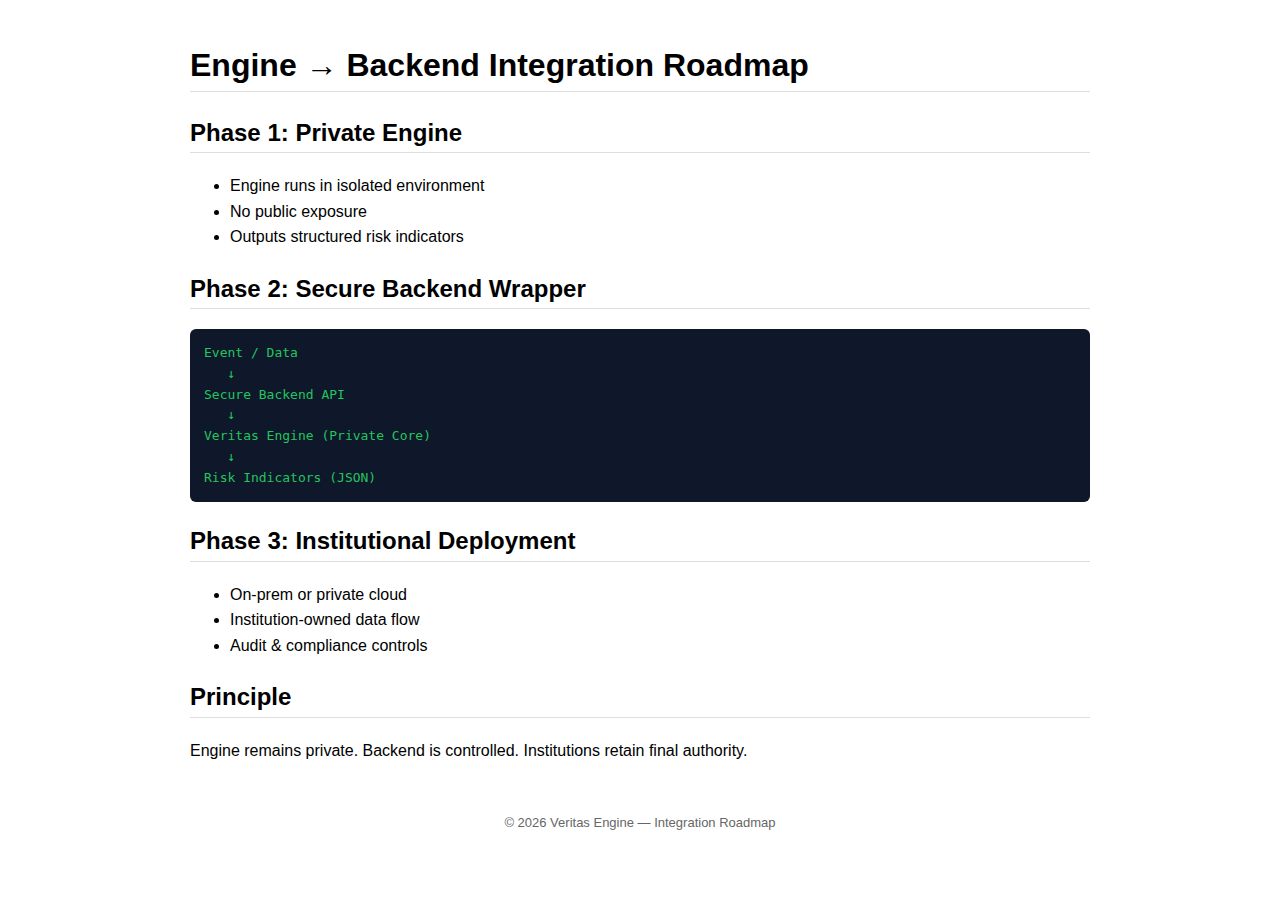
<file: integration-roadmap.html>
<!DOCTYPE html>
<html lang="en">
<head>
<meta charset="UTF-8">
<title>Backend Integration Roadmap | Veritas Engine</title>
<meta name="viewport" content="width=device-width, initial-scale=1">
<style>
body{font-family:Arial;max-width:900px;margin:40px auto;padding:0 16px;line-height:1.6}
h1,h2{border-bottom:1px solid #ddd}
pre{background:#0f172a;color:#22c55e;padding:14px;border-radius:6px}
footer{margin-top:50px;font-size:13px;color:#666;text-align:center}
</style>
</head>
<body>

<h1>Engine → Backend Integration Roadmap</h1>

<h2>Phase 1: Private Engine</h2>
<ul>
<li>Engine runs in isolated environment</li>
<li>No public exposure</li>
<li>Outputs structured risk indicators</li>
</ul>

<h2>Phase 2: Secure Backend Wrapper</h2>
<pre>
Event / Data
   ↓
Secure Backend API
   ↓
Veritas Engine (Private Core)
   ↓
Risk Indicators (JSON)
</pre>

<h2>Phase 3: Institutional Deployment</h2>
<ul>
<li>On-prem or private cloud</li>
<li>Institution-owned data flow</li>
<li>Audit & compliance controls</li>
</ul>

<h2>Principle</h2>
<p>
Engine remains private. Backend is controlled.
Institutions retain final authority.
</p>

<footer>© 2026 Veritas Engine — Integration Roadmap</footer>
</body>
</html>
</file>
<file: assets/style.css>
body {
  font-family: Arial, sans-serif;
  padding: 20px;
  background: #f7f7f7;
}

textarea {
  width: 100%;
  height: 60px;
  margin: 6px 0;
}

button, .btn {
  display: inline-block;
  padding: 10px 14px;
  margin-top: 10px;
  background: #111;
  color: #fff;
  text-decoration: none;
  border: none;
  cursor: pointer;
}

#result {
  margin-top: 20px;
  padding: 10px;
  background: #fff;
  border-left: 4px solid #111;
}
</file>
